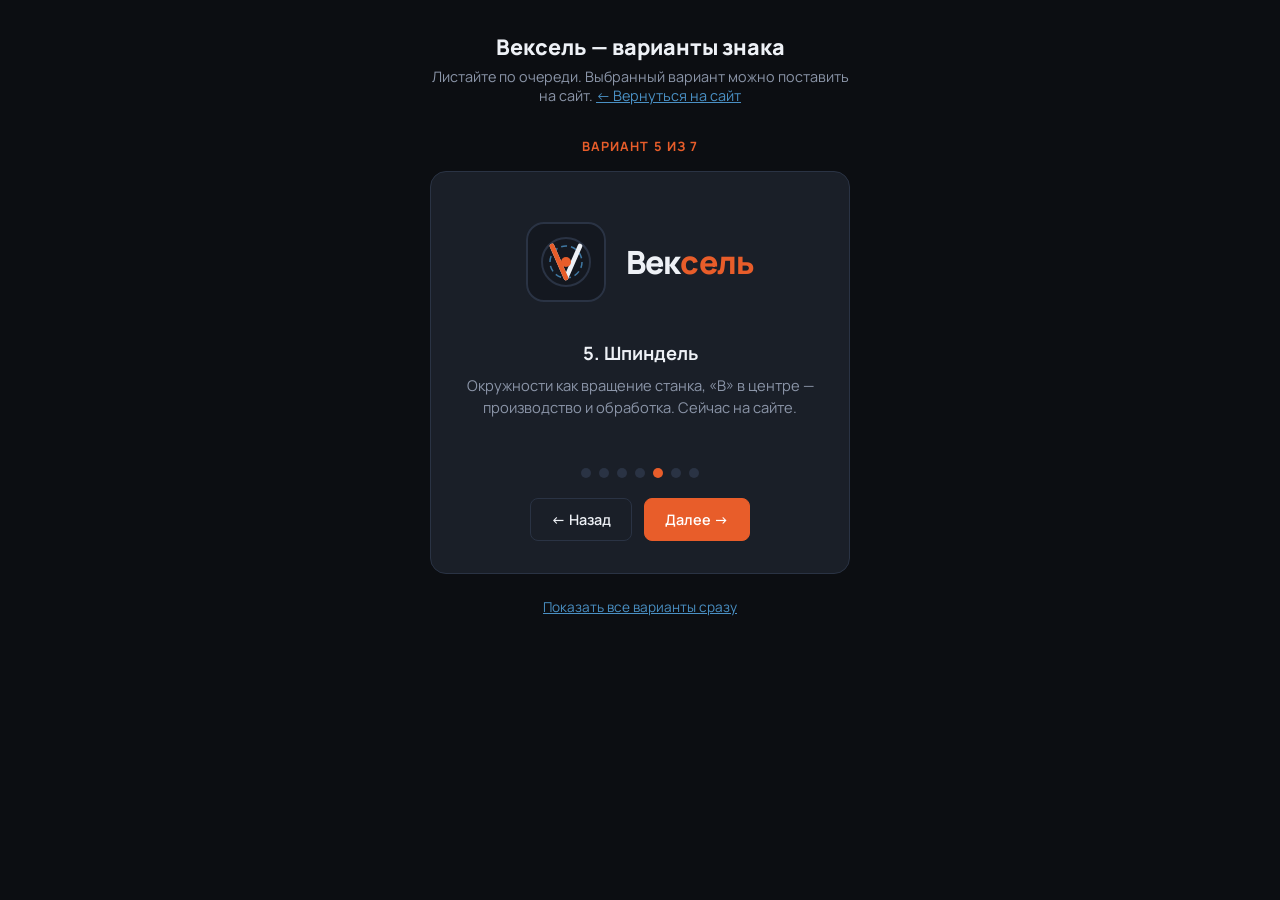
<file: logo-variants.html>
<!DOCTYPE html>
<html lang="ru">
<head>
  <meta charset="UTF-8" />
  <meta name="viewport" content="width=device-width, initial-scale=1.0" />
  <title>Вексель — варианты логотипа</title>
  <link rel="icon" href="assets/favicon.svg" type="image/svg+xml" />
  <link href="https://fonts.googleapis.com/css2?family=Manrope:wght@400;600;700;800&display=swap" rel="stylesheet" />
  <style>
    :root {
      --bg: #0c0e12;
      --surface: #1a1f28;
      --border: #2a3344;
      --text: #eef1f6;
      --muted: #8b95a8;
      --accent: #e85d2a;
      --steel: #4a90c4;
    }
    * { box-sizing: border-box; margin: 0; padding: 0; }
    body {
      font-family: Manrope, system-ui, sans-serif;
      background: var(--bg);
      color: var(--text);
      min-height: 100vh;
      display: flex;
      flex-direction: column;
      align-items: center;
      padding: 2rem 1.25rem 3rem;
    }
    h1 {
      font-size: 1.35rem;
      font-weight: 800;
      margin-bottom: 0.35rem;
    }
    .hint {
      color: var(--muted);
      font-size: 0.9rem;
      margin-bottom: 2rem;
      text-align: center;
      max-width: 420px;
    }
    .hint a { color: var(--steel); }
    .counter {
      font-size: 0.8rem;
      font-weight: 700;
      color: var(--accent);
      letter-spacing: 0.08em;
      text-transform: uppercase;
      margin-bottom: 1rem;
    }
    .stage {
      width: min(100%, 420px);
      background: var(--surface);
      border: 1px solid var(--border);
      border-radius: 16px;
      padding: 2.5rem 2rem 2rem;
      text-align: center;
    }
    .preview {
      display: flex;
      align-items: center;
      justify-content: center;
      gap: 1.25rem;
      margin-bottom: 1.75rem;
      min-height: 100px;
    }
    .preview img.mark {
      width: 80px;
      height: 80px;
    }
    .wordmark {
      font-size: 2rem;
      font-weight: 800;
      letter-spacing: -0.03em;
    }
    .wordmark span { color: var(--accent); }
    .variant-title {
      font-size: 1.15rem;
      font-weight: 700;
      margin-bottom: 0.5rem;
    }
    .variant-desc {
      color: var(--muted);
      font-size: 0.92rem;
      line-height: 1.55;
      min-height: 4.5em;
    }
    .dots {
      display: flex;
      justify-content: center;
      gap: 0.5rem;
      margin: 1.75rem 0 1.25rem;
    }
    .dots button {
      width: 10px;
      height: 10px;
      border-radius: 50%;
      border: none;
      background: var(--border);
      cursor: pointer;
      padding: 0;
    }
    .dots button.is-active { background: var(--accent); }
    .nav {
      display: flex;
      gap: 0.75rem;
      justify-content: center;
      flex-wrap: wrap;
    }
    .btn {
      font: inherit;
      font-weight: 600;
      font-size: 0.9rem;
      padding: 0.7rem 1.25rem;
      border-radius: 8px;
      border: 1px solid var(--border);
      background: transparent;
      color: var(--text);
      cursor: pointer;
    }
    .btn:hover { border-color: var(--muted); }
    .btn--primary {
      background: var(--accent);
      border-color: var(--accent);
      color: #fff;
    }
    .btn--primary:hover { filter: brightness(1.08); }
    .grid-preview {
      display: none;
      width: min(100%, 720px);
      margin-top: 2rem;
      grid-template-columns: repeat(auto-fill, minmax(200px, 1fr));
      gap: 1rem;
    }
    .grid-preview.is-visible { display: grid; }
    .grid-preview .card {
      background: var(--surface);
      border: 1px solid var(--border);
      border-radius: 12px;
      padding: 1.25rem;
      text-align: center;
      cursor: pointer;
    }
    .grid-preview .card:hover,
    .grid-preview .card.is-active {
      border-color: var(--accent);
    }
    .grid-preview img { width: 56px; height: 56px; margin-bottom: 0.75rem; }
    .grid-preview h3 { font-size: 0.85rem; margin-bottom: 0.25rem; }
    .grid-preview p { font-size: 0.75rem; color: var(--muted); }
    .toggle-grid {
      margin-top: 1.5rem;
      background: none;
      border: none;
      color: var(--steel);
      font: inherit;
      font-size: 0.85rem;
      cursor: pointer;
      text-decoration: underline;
    }
  </style>
</head>
<body>
  <h1>Вексель — варианты знака</h1>
  <p class="hint">
    Листайте по очереди. Выбранный вариант можно поставить на сайт.
    <a href="index.html">← Вернуться на сайт</a>
  </p>

  <p class="counter" id="counter">Вариант 1 из 7</p>

  <div class="stage">
    <div class="preview">
      <img class="mark" id="mark" src="assets/logos/variant-1-precision.svg" alt="" width="80" height="80" />
      <div class="wordmark" id="wordmark">Век<span>сель</span></div>
    </div>
    <h2 class="variant-title" id="title"></h2>
    <p class="variant-desc" id="desc"></p>
    <div class="dots" id="dots"></div>
    <div class="nav">
      <button type="button" class="btn" id="prev">← Назад</button>
      <button type="button" class="btn btn--primary" id="next">Далее →</button>
    </div>
  </div>

  <button type="button" class="toggle-grid" id="toggleGrid">Показать все варианты сразу</button>
  <div class="grid-preview" id="grid"></div>

  <script>
    const VARIANTS = [
      {
        file: "assets/logos/variant-1-precision.svg",
        title: "1. Точность",
        desc: "Буква «В», реперная линия и точка допуска. Срезанный угол — лазерная резка.",
      },
      {
        file: "assets/logos/variant-2-hex.svg",
        title: "2. Шестигранник",
        desc: "«В» внутри гайки/шестигранника — ассоциация с крепежом и станочной оснасткой.",
      },
      {
        file: "assets/logos/variant-3-minimal.svg",
        title: "3. Минимализм",
        desc: "Только «В» на тёмном фоне, без деталей. Чисто и хорошо читается в маленьком размере.",
      },
      {
        file: "assets/logos/variant-4-document.svg",
        title: "4. Вексель-документ",
        desc: "Отсылка к названию: лист с «В» внутри — надёжность, договор, B2B-сделка.",
      },
      {
        file: "assets/logos/variant-5-spindle.svg",
        title: "5. Шпиндель",
        desc: "Окружности как вращение станка, «В» в центре — производство и обработка. Сейчас на сайте.",
      },
      {
        file: "assets/logos/variant-6-laser.svg",
        title: "6. Луч",
        desc: "Двойной контур и луч сверху — лазерная и точная резка, динамика.",
      },
      {
        file: "assets/logos/variant-7-tools.svg",
        title: "7. Резец и сверло",
        desc: "Слева — токарный резец (оранжевый), справа — сверло (синее). Сходятся к заготовке внизу.",
      },
    ];

    let index = 0;
    const mark = document.getElementById("mark");
    const titleEl = document.getElementById("title");
    const descEl = document.getElementById("desc");
    const counter = document.getElementById("counter");
    const dotsEl = document.getElementById("dots");
    const gridEl = document.getElementById("grid");

    function render(i) {
      const v = VARIANTS[i];
      mark.src = v.file;
      titleEl.textContent = v.title;
      descEl.textContent = v.desc;
      counter.textContent = `Вариант ${i + 1} из ${VARIANTS.length}`;
      dotsEl.querySelectorAll("button").forEach((btn, j) => {
        btn.classList.toggle("is-active", j === i);
      });
      gridEl.querySelectorAll(".card").forEach((card, j) => {
        card.classList.toggle("is-active", j === i);
      });
    }

    VARIANTS.forEach((v, i) => {
      const dot = document.createElement("button");
      dot.type = "button";
      dot.setAttribute("aria-label", v.title);
      dot.addEventListener("click", () => { index = i; render(index); });
      dotsEl.appendChild(dot);

      const card = document.createElement("article");
      card.className = "card";
      card.innerHTML = `<img src="${v.file}" alt="" width="56" height="56" /><h3>${v.title}</h3><p>${v.desc.split(".")[0]}.</p>`;
      card.addEventListener("click", () => { index = i; render(index); });
      gridEl.appendChild(card);
    });

    document.getElementById("prev").addEventListener("click", () => {
      index = (index - 1 + VARIANTS.length) % VARIANTS.length;
      render(index);
    });
    document.getElementById("next").addEventListener("click", () => {
      index = (index + 1) % VARIANTS.length;
      render(index);
    });

    document.getElementById("toggleGrid").addEventListener("click", function () {
      const open = gridEl.classList.toggle("is-visible");
      this.textContent = open ? "Скрыть общий обзор" : "Показать все варианты сразу";
    });

    document.addEventListener("keydown", (e) => {
      if (e.key === "ArrowLeft") document.getElementById("prev").click();
      if (e.key === "ArrowRight") document.getElementById("next").click();
    });

    index = 4;
    render(index);
  </script>
</body>
</html>
</file>
